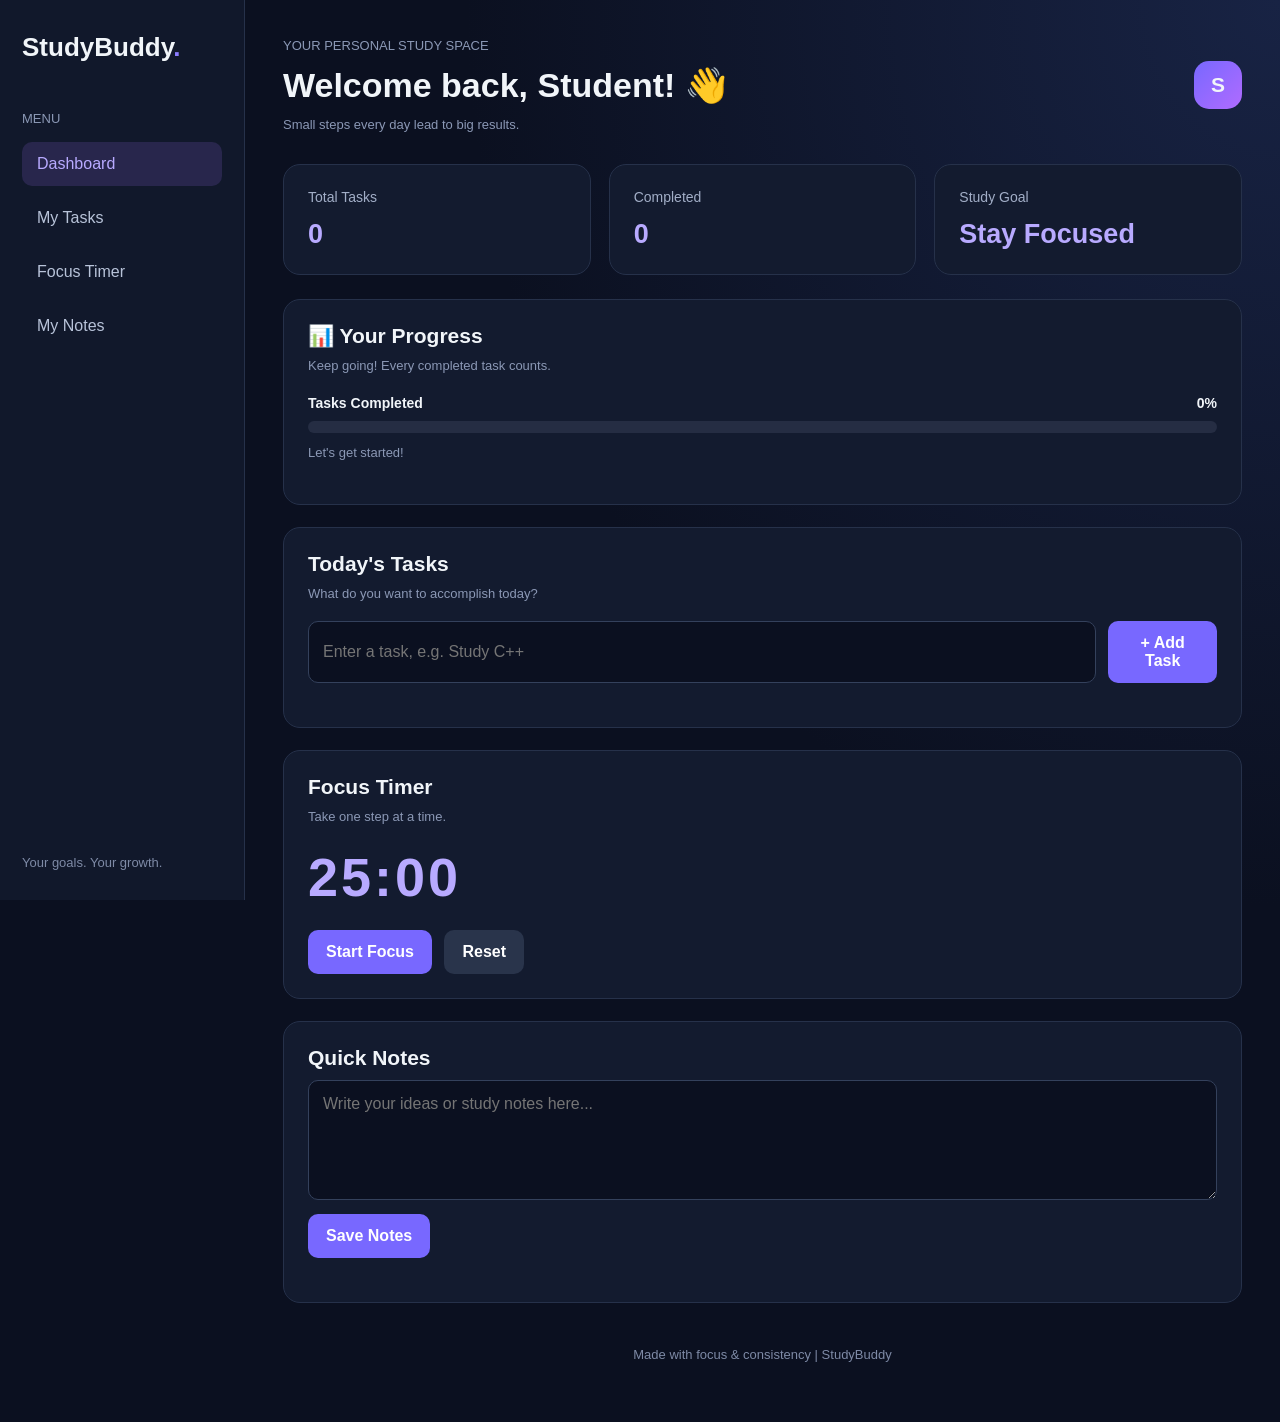
<file: index.html>
<!DOCTYPE html>
<html lang="en">
<head>
    <meta charset="UTF-8">
    <meta name="viewport" content="width=device-width, initial-scale=1.0">
    <title>StudyBuddy | Student Dashboard</title>
    <link rel="stylesheet" href="style.css">
</head>
<body>

    <aside class="sidebar">
        <h2>StudyBuddy<span>.</span></h2>
        <p class="menu-title">MENU</p>
        <nav>
            <a class="active" href="#">Dashboard</a>
            <a href="#tasks">My Tasks</a>
            <a href="#focus">Focus Timer</a>
            <a href="#notes">My Notes</a>
        </nav>
        <p class="sidebar-bottom">Your goals. Your growth.</p>
    </aside>

    <main class="main-content">
        <header class="topbar">
            <div>
                <p class="muted">YOUR PERSONAL STUDY SPACE</p>
                <h1>Welcome back, Student! 👋</h1>
                <p class="muted">Small steps every day lead to big results.</p>
            </div>
            <div class="profile">S</div>
        </header>

        <section class="stats">
            <div class="stat-card">
                <p>Total Tasks</p>
                <h2 id="totalTasks">0</h2>
            </div>
            <div class="stat-card">
                <p>Completed</p>
                <h2 id="completedTasks">0</h2>
            </div>
            <div class="stat-card">
                <p>Study Goal</p>
                <h2>Stay Focused</h2>
            </div>
        </section>

        
        <section class="panel" id="progress">
            <h2>📊 Your Progress</h2>
            <p class="muted">Keep going! Every completed task counts.</p>

            <div class="progress-info">
                <span>Tasks Completed</span>
                <span id="progressPercent">0%</span>
            </div>

            <div class="progress-track">
                <div id="progressBar" class="progress-fill"></div>
            </div>

            <p id="progressMessage" class="muted">
                Let's get started!
            </p>
        </section>

        <section class="panel" id="tasks">
            <h2>Today's Tasks</h2>
            <p class="muted">What do you want to accomplish today?</p>
            <form id="taskForm">
                <input id="taskInput" type="text"
                    placeholder="Enter a task, e.g. Study C++" required>
                <button type="submit">+ Add Task</button>
            </form>
            <ul id="taskList"></ul>
        </section>

        <section class="panel" id="focus">
            <h2>Focus Timer</h2>
            <p class="muted">Take one step at a time.</p>
            <div id="timer">25:00</div>
            <button id="startTimer">Start Focus</button>
            <button id="resetTimer" class="secondary">Reset</button>
        </section>

        <section class="panel" id="notes">
            <h2>Quick Notes</h2>
            <textarea id="notesInput"
                placeholder="Write your ideas or study notes here..."></textarea>
            <button id="saveNotes">Save Notes</button>
            <p id="noteStatus" class="muted"></p>
        </section>

        <footer>Made with focus & consistency | StudyBuddy</footer>
    </main>

    <script src="script.js"></script>
</body>
</html>
</file>
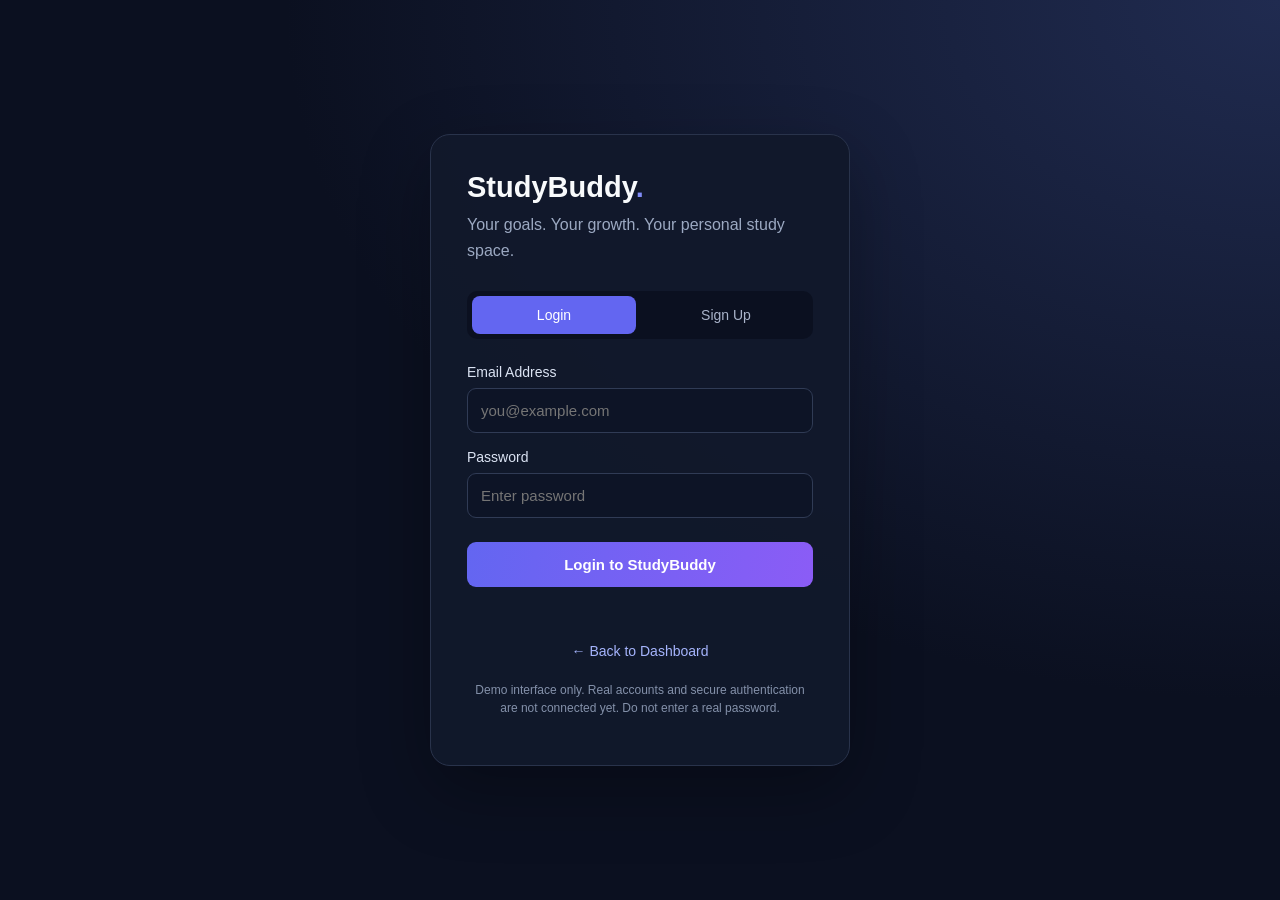
<file: login.html>
<!DOCTYPE html>
<html lang="en">
<head>
    <meta charset="UTF-8">
    <meta name="viewport" content="width=device-width, initial-scale=1.0">
    <title>StudyBuddy | Login</title>
    <style>
        * {
            box-sizing: border-box;
        }

        body {
            margin: 0;
            min-height: 100vh;
            display: flex;
            align-items: center;
            justify-content: center;
            padding: 20px;
            font-family: Arial, sans-serif;
            color: #f8fafc;
            background:
                radial-gradient(ellipse at top right, #202b50, transparent 55%),
                #0b1020;
        }

        .auth-card {
            width: 100%;
            max-width: 420px;
            padding: 36px;
            border: 1px solid #29334b;
            border-radius: 20px;
            background: rgba(17, 24, 43, 0.96);
            box-shadow: 0 24px 70px rgba(0, 0, 0, 0.3);
        }

        .logo {
            margin: 0 0 8px;
            font-size: 29px;
            font-weight: bold;
        }

        .logo span {
            color: #818cf8;
        }

        .subtitle {
            margin: 0 0 28px;
            color: #9ca9c2;
            line-height: 1.6;
        }

        .tabs {
            display: flex;
            gap: 8px;
            padding: 5px;
            margin-bottom: 25px;
            border-radius: 10px;
            background: #0b1020;
        }

        .tabs button {
            flex: 1;
            padding: 11px;
            border: 0;
            border-radius: 8px;
            background: transparent;
            color: #aab4ca;
            font-size: 14px;
            cursor: pointer;
        }

        .tabs button.active {
            background: #6366f1;
            color: white;
        }

        label {
            display: block;
            margin: 16px 0 8px;
            color: #dbe3f3;
            font-size: 14px;
        }

        input {
            width: 100%;
            padding: 13px;
            border: 1px solid #303b55;
            border-radius: 9px;
            outline: none;
            background: #0d1426;
            color: white;
            font-size: 15px;
        }

        input:focus {
            border-color: #818cf8;
            box-shadow: 0 0 0 3px rgba(129, 140, 248, 0.12);
        }

        .submit-btn {
            width: 100%;
            margin-top: 24px;
            padding: 14px;
            border: 0;
            border-radius: 9px;
            background: linear-gradient(100deg, #6366f1, #8b5cf6);
            color: white;
            font-size: 15px;
            font-weight: bold;
            cursor: pointer;
        }

        .submit-btn:hover {
            filter: brightness(1.12);
        }

        .message {
            min-height: 20px;
            margin-top: 16px;
            color: #a5b4fc;
            font-size: 13px;
            line-height: 1.5;
        }

        .back-link {
            display: block;
            margin-top: 20px;
            text-align: center;
            color: #a5b4fc;
            font-size: 14px;
            text-decoration: none;
        }

        .back-link:hover {
            text-decoration: underline;
        }

        .demo-note {
            margin-top: 22px;
            color: #8491aa;
            font-size: 12px;
            line-height: 1.5;
            text-align: center;
        }

        @media (max-width: 420px) {
            .auth-card {
                padding: 25px 20px;
            }
        }
    </style>
</head>
<body>
    <main class="auth-card">
        <h1 class="logo">StudyBuddy<span>.</span></h1>
        <p class="subtitle">Your goals. Your growth. Your personal study space.</p>

        <div class="tabs">
            <button type="button" id="loginTab" class="active">Login</button>
            <button type="button" id="signupTab">Sign Up</button>
        </div>

        <form id="authForm">
            <div id="nameField" hidden>
                <label for="fullName">Full Name</label>
                <input id="fullName" type="text"
                       placeholder="Enter your name" autocomplete="name">
            </div>

            <label for="email">Email Address</label>
            <input id="email" type="email"
                   placeholder="you@example.com" autocomplete="email" required>

            <label for="password">Password</label>
            <input id="password" type="password"
                   placeholder="Enter password" minlength="6"
                   autocomplete="current-password" required>

            <button class="submit-btn" id="submitBtn" type="submit">
                Login to StudyBuddy
            </button>

            <p class="message" id="message" aria-live="polite"></p>
        </form>

        <a class="back-link" href="index.html">← Back to Dashboard</a>

        <p class="demo-note">
            Demo interface only. Real accounts and secure authentication
            are not connected yet. Do not enter a real password.
        </p>
    </main>

    <script>
        const loginTab = document.getElementById("loginTab");
        const signupTab = document.getElementById("signupTab");
        const nameField = document.getElementById("nameField");
        const fullName = document.getElementById("fullName");
        const password = document.getElementById("password");
        const submitBtn = document.getElementById("submitBtn");
        const message = document.getElementById("message");
        const authForm = document.getElementById("authForm");

        let mode = "login";

        function setMode(newMode) {
            mode = newMode;
            const isSignup = mode === "signup";

            loginTab.classList.toggle("active", !isSignup);
            signupTab.classList.toggle("active", isSignup);
            nameField.hidden = !isSignup;
            fullName.required = isSignup;
            password.autocomplete = isSignup
                ? "new-password"
                : "current-password";
            submitBtn.textContent = isSignup
                ? "Create Demo Account"
                : "Login to StudyBuddy";
            message.textContent = "";
        }

        loginTab.addEventListener("click", () => setMode("login"));
        signupTab.addEventListener("click", () => setMode("signup"));

        authForm.addEventListener("submit", event => {
            event.preventDefault();
            message.textContent = mode === "signup"
                ? "Demo only: account creation is not connected yet."
                : "Demo only: login is not connected yet.";
        });
    </script>
</body>
</html>
</file>
<file: style.css>
* {
    margin: 0;
    padding: 0;
    box-sizing: border-box;
}

html {
    scroll-behavior: smooth;
}

body {
    font-family: "Segoe UI", Arial, sans-serif;
    background: #0b1020;
    color: #f1f5f9;
    min-height: 100vh;
}

.sidebar {
    position: fixed;
    top: 0;
    left: 0;
    width: 245px;
    height: 100vh;
    padding: 32px 22px;
    background: #11182b;
    border-right: 1px solid #26314a;
}

.sidebar h2 {
    font-size: 26px;
    margin-bottom: 48px;
}

.sidebar h2 span {
    color: #8b7cff;
}

.menu-title,
.muted {
    color: #8b98b5;
    font-size: 13px;
}

.menu-title {
    margin-bottom: 16px;
}

nav {
    display: grid;
    gap: 10px;
}

nav a {
    color: #b8c3d9;
    text-decoration: none;
    padding: 13px 15px;
    border-radius: 10px;
    transition: 0.2s;
}

nav a:hover,
nav a.active {
    background: #28264c;
    color: #b8aaff;
}

.sidebar-bottom {
    position: absolute;
    bottom: 30px;
    color: #7e8aa6;
    font-size: 13px;
}

.main-content {
    margin-left: 245px;
    padding: 38px;
    max-width: 1500px;
}

.topbar {
    display: flex;
    align-items: center;
    justify-content: space-between;
    gap: 20px;
    margin-bottom: 32px;
}

.topbar h1 {
    font-size: clamp(24px, 3vw, 34px);
    margin: 12px 0;
}

.profile {
    display: grid;
    place-items: center;
    width: 48px;
    height: 48px;
    border-radius: 15px;
    background: linear-gradient(135deg, #7868ff, #b06bff);
    font-size: 21px;
    font-weight: bold;
}

.stats {
    display: grid;
    grid-template-columns: repeat(3, minmax(0, 1fr));
    gap: 18px;
    margin-bottom: 24px;
}

.stat-card,
.panel {
    background: #131b2f;
    border: 1px solid #26314a;
    border-radius: 17px;
    padding: 24px;
}

.stat-card p {
    color: #a2aec7;
    font-size: 14px;
}

.stat-card h2 {
    margin-top: 14px;
    font-size: 27px;
    color: #b8aaff;
    overflow-wrap: anywhere;
}

.panel {
    margin-bottom: 22px;
}

.panel h2 {
    margin-bottom: 10px;
    font-size: 21px;
}

.panel > .muted {
    margin-bottom: 20px;
}

#taskForm {
    display: flex;
    gap: 12px;
    margin-bottom: 20px;
}

input,
textarea {
    width: 100%;
    padding: 14px;
    color: #f1f5f9;
    background: #0b1020;
    border: 1px solid #34415c;
    border-radius: 10px;
    font: inherit;
    outline: none;
}

input:focus,
textarea:focus {
    border-color: #8b7cff;
}

textarea {
    display: block;
    min-height: 120px;
    resize: vertical;
    margin-bottom: 14px;
}

button {
    padding: 13px 18px;
    border: none;
    border-radius: 10px;
    background: #7868ff;
    color: white;
    font: inherit;
    font-weight: 600;
    cursor: pointer;
    transition: 0.2s;
}

button:hover {
    background: #9285ff;
    transform: translateY(-1px);
}

.secondary {
    background: #29344b;
    margin-left: 8px;
}

#taskList {
    list-style: none;
    display: grid;
    gap: 10px;
}

#taskList li {
    display: flex;
    align-items: center;
    gap: 12px;
    padding: 14px;
    background: #0b1020;
    border: 1px solid #26314a;
    border-radius: 10px;
    overflow-wrap: anywhere;
}

#taskList li span {
    flex: 1;
}

#taskList li.done span {
    text-decoration: line-through;
    color: #7e8aa6;
}

#taskList li input {
    width: 17px;
    height: 17px;
    accent-color: #8b7cff;
    cursor: pointer;
}

#taskList li button {
    padding: 8px 11px;
    background: #472735;
    font-size: 12px;
}

#timer {
    font-size: 54px;
    font-weight: 700;
    letter-spacing: 3px;
    margin: 22px 0;
    color: #b8aaff;
    font-variant-numeric: tabular-nums;
}

footer {
    text-align: center;
    color: #7e8aa6;
    padding: 22px 0;
    font-size: 13px;
}

@media (max-width: 900px) {
    .sidebar {
        position: static;
        width: 100%;
        height: auto;
        padding: 20px;
    }

    .sidebar h2 {
        margin-bottom: 20px;
    }

    nav {
        grid-template-columns: repeat(2, minmax(0, 1fr));
    }

    .sidebar-bottom {
        display: none;
    }

    .main-content {
        margin-left: 0;
        padding: 22px;
    }

    .stats {
        grid-template-columns: 1fr;
    }
}

@media (max-width: 500px) {
    .main-content {
        padding: 16px;
    }

    .topbar {
        align-items: flex-start;
    }

    #taskForm {
        flex-direction: column;
    }

    #timer {
        font-size: 42px;
    }
}

/* ===== STUDYBUDDY PREMIUM EFFECTS ===== */

html {
    scroll-behavior: smooth;
}

body {
    background:
        radial-gradient(ellipse at top right, #182344 0%, transparent 45%),
        #0b1020;
}

/* Smooth card animations */
.stat-card,
.panel {
    transition: transform 0.3s ease, border-color 0.3s ease,
                box-shadow 0.3s ease;
}

.stat-card:hover,
.panel:hover {
    transform: translateY(-5px);
    border-color: #6366f1;
    box-shadow: 0 12px 30px rgba(99, 102, 241, 0.12);
}

/* Sidebar navigation effects */
nav a,
.sidebar a {
    transition: background 0.25s ease, color 0.25s ease;
}

nav a:hover,
.sidebar a:hover {
    background: rgba(99, 102, 241, 0.15);
    color: #a5b4fc;
}

/* Button effects */
button {
    cursor: pointer;
    transition: transform 0.2s ease, filter 0.2s ease;
}

button:hover {
    filter: brightness(1.15);
    transform: translateY(-2px);
}

button:active {
    transform: scale(0.97);
}

/* Input focus effect */
input:focus,
textarea:focus {
    outline: none;
    border-color: #818cf8;
    box-shadow: 0 0 0 3px rgba(129, 140, 248, 0.15);
}

/* Smooth entrance animation */
@keyframes fadeIn {
    from {
        opacity: 0;
        transform: translateY(12px);
    }
    to {
        opacity: 1;
        transform: translateY(0);
    }
}

.stat-card,
.panel {
    animation: fadeIn 0.6s ease both;
}

/* ===== STUDYBUDDY PROGRESS TRACKER ===== */

.progress-info {
    display: flex;
    justify-content: space-between;
    align-items: center;
    margin-top: 22px;
    margin-bottom: 10px;
    font-size: 14px;
    font-weight: 600;
}

.progress-track {
    width: 100%;
    height: 12px;
    background: #252d43;
    border-radius: 20px;
    overflow: hidden;
}

.progress-fill {
    width: 0%;
    height: 100%;
    background: linear-gradient(90deg, #6366f1, #a78bfa);
    border-radius: 20px;
    transition: width 0.5s ease;
}

#progressMessage {
    margin-top: 12px;
    font-size: 13px;
}
</file>
